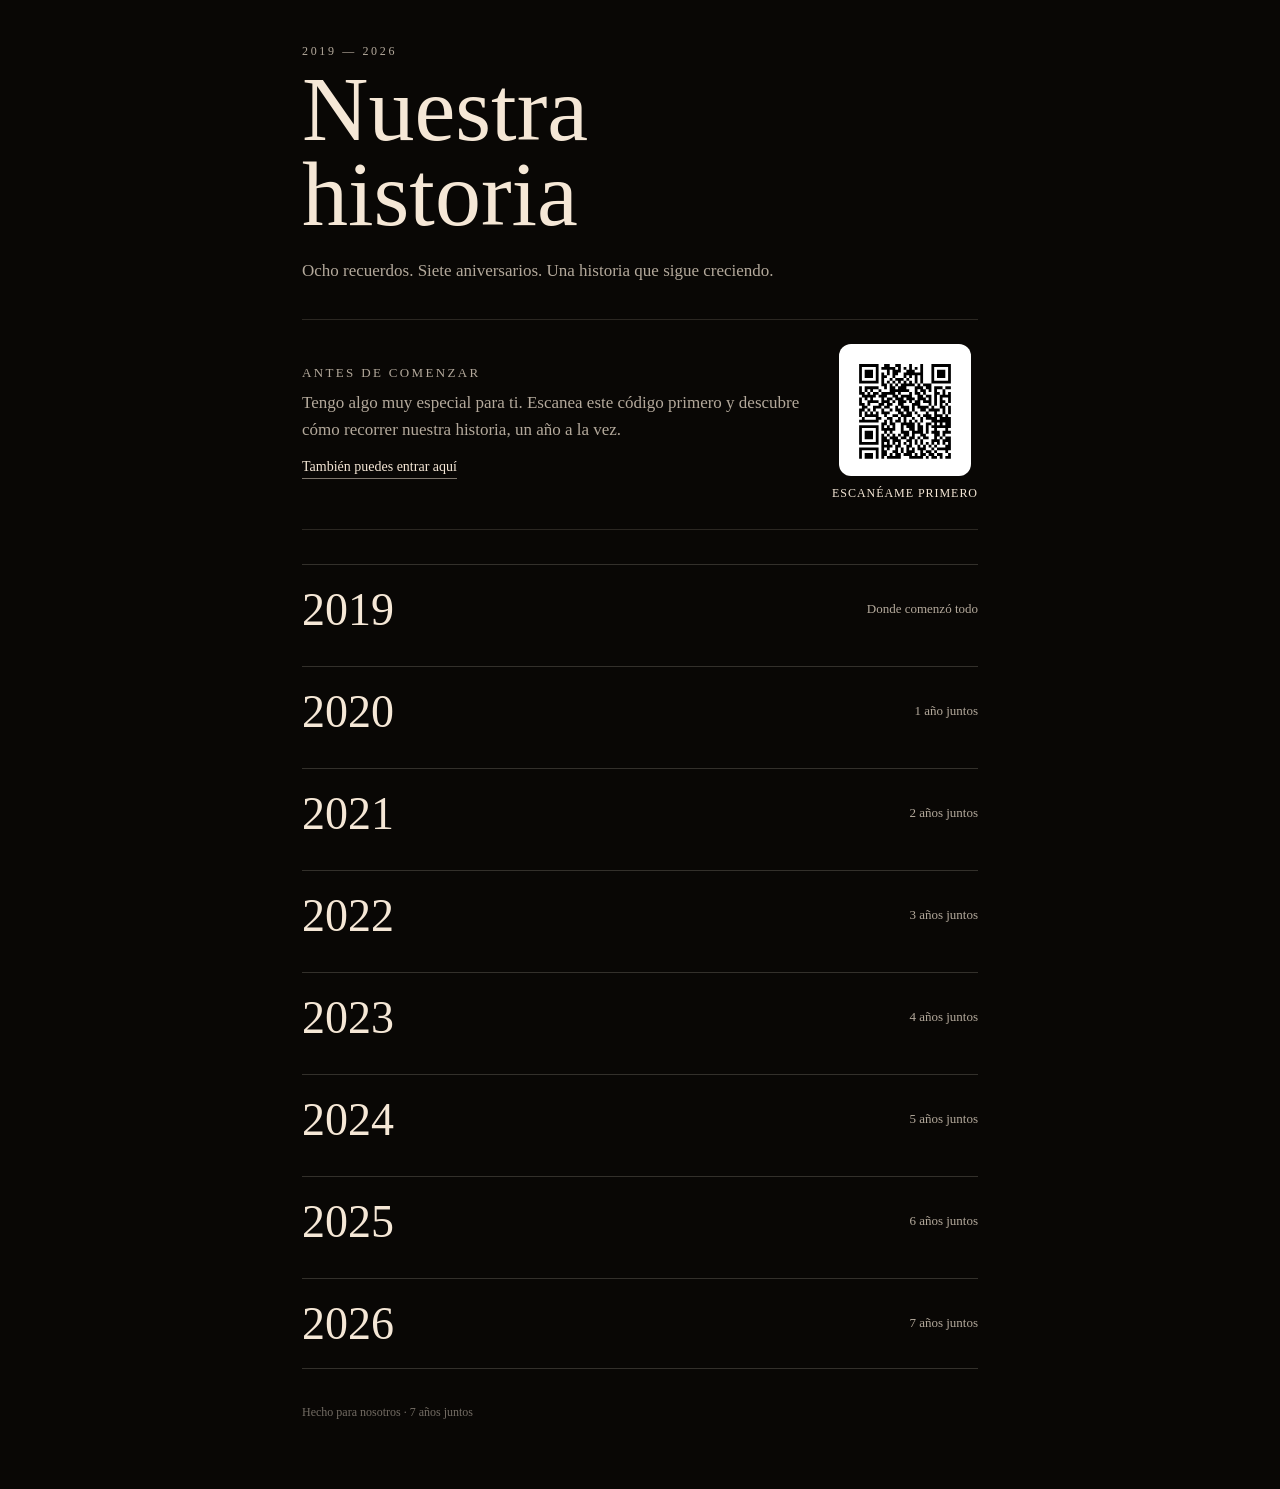
<file: index.html>
<!doctype html>
<html lang="es">
<head>
  <meta charset="utf-8">
  <meta name="viewport" content="width=device-width,initial-scale=1,viewport-fit=cover">
  <meta name="theme-color" content="#090705">
  <title>7 años juntos</title>
  <link rel="stylesheet" href="assets/style.css">
</head>
<body>
  <main class="home">
    <p class="eyebrow">2019 — 2026</p>
    <h1>Nuestra<br>historia</h1>
    <p class="intro">
      Ocho recuerdos. Siete aniversarios. Una historia que sigue creciendo.
    </p>

    <section class="home-intro-callout">
      <div class="home-intro-copy">
        <p class="home-intro-label">Antes de comenzar</p>
        <p class="home-intro-text">
          Tengo algo muy especial para ti. Escanea este código primero y descubre cómo recorrer nuestra historia, un año a la vez.
        </p>
        <a class="home-intro-link" href="intro/">También puedes entrar aquí</a>
      </div>
      <a class="home-qr" href="intro/" aria-label="Abrir introducción">
        <img src="assets/qr/intro.svg" alt="QR para comenzar el recorrido">
        <span>Escanéame primero</span>
      </a>
    </section>

    <nav class="timeline" aria-label="Línea de tiempo">
      <a class="year-link" href="2019/"><strong>2019</strong><span>Donde comenzó todo</span></a>
      <a class="year-link" href="2020/"><strong>2020</strong><span>1 año juntos</span></a>
      <a class="year-link" href="2021/"><strong>2021</strong><span>2 años juntos</span></a>
      <a class="year-link" href="2022/"><strong>2022</strong><span>3 años juntos</span></a>
      <a class="year-link" href="2023/"><strong>2023</strong><span>4 años juntos</span></a>
      <a class="year-link" href="2024/"><strong>2024</strong><span>5 años juntos</span></a>
      <a class="year-link" href="2025/"><strong>2025</strong><span>6 años juntos</span></a>
      <a class="year-link" href="2026/"><strong>2026</strong><span>7 años juntos</span></a>
    </nav>
    <p class="footer-note">Hecho para nosotros · 7 años juntos</p>
  </main>
</body>
</html>
</file>
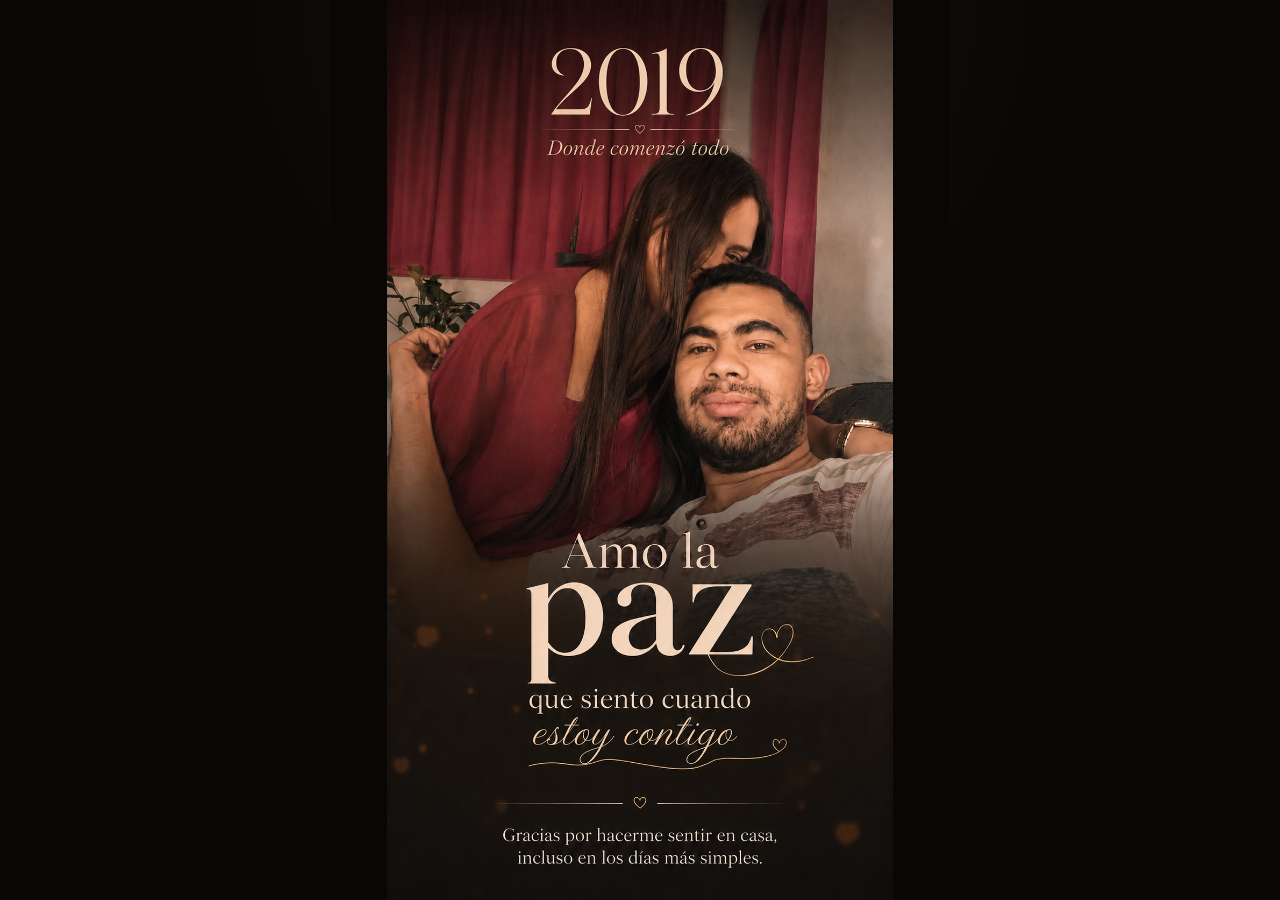
<file: 2019/index.html>
<!doctype html><html lang="es"><head><meta charset="utf-8"><meta name="viewport" content="width=device-width,initial-scale=1,viewport-fit=cover"><meta name="theme-color" content="#090705"><meta name="robots" content="noindex,nofollow"><title>2019 · Donde comenzó todo</title><link rel="stylesheet" href="../assets/style.css"></head><body><main class="page"><article class="story"><img src="../assets/images/2019.png" alt="2019 — Donde comenzó todo" width="941" height="1672" decoding="async"></article></main></body></html>
</file>
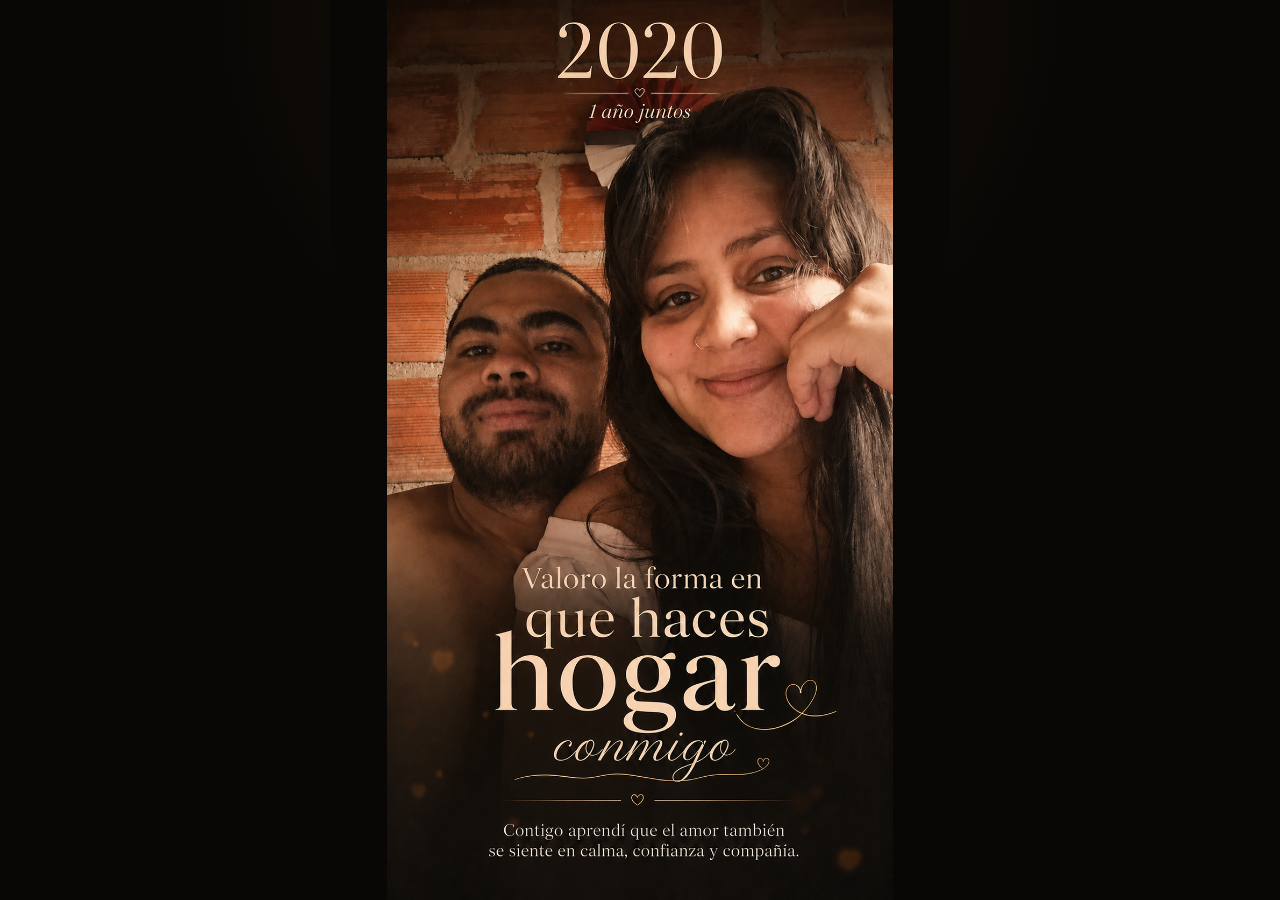
<file: 2020/index.html>
<!doctype html><html lang="es"><head><meta charset="utf-8"><meta name="viewport" content="width=device-width,initial-scale=1,viewport-fit=cover"><meta name="theme-color" content="#090705"><meta name="robots" content="noindex,nofollow"><title>2020 · 1 año juntos</title><link rel="stylesheet" href="../assets/style.css"></head><body><main class="page"><article class="story"><img src="../assets/images/2020.png" alt="2020 — 1 año juntos" width="941" height="1672" decoding="async"></article></main></body></html>
</file>
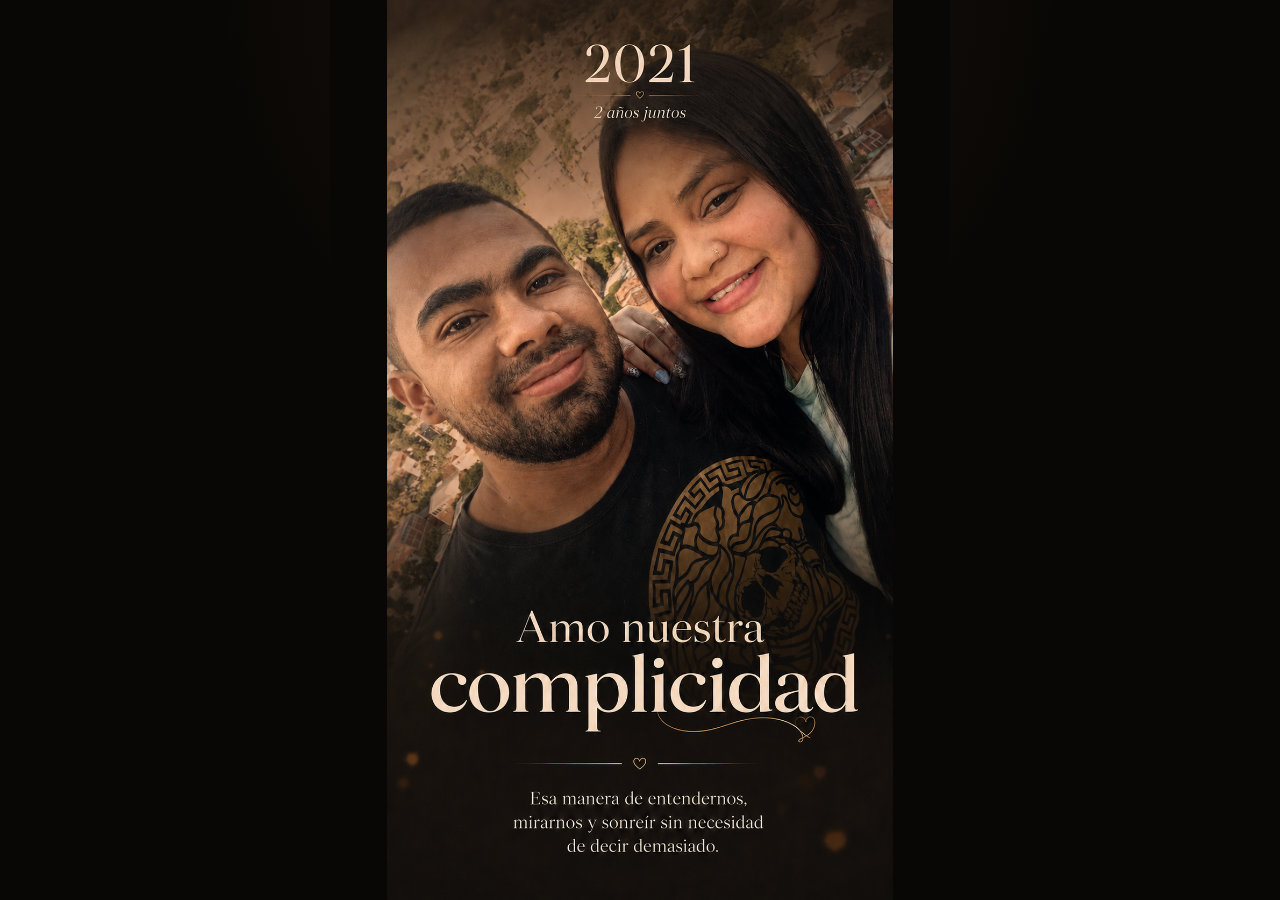
<file: 2021/index.html>
<!doctype html><html lang="es"><head><meta charset="utf-8"><meta name="viewport" content="width=device-width,initial-scale=1,viewport-fit=cover"><meta name="theme-color" content="#090705"><meta name="robots" content="noindex,nofollow"><title>2021 · 2 años juntos</title><link rel="stylesheet" href="../assets/style.css"></head><body><main class="page"><article class="story"><img src="../assets/images/2021.png" alt="2021 — 2 años juntos" width="941" height="1672" decoding="async"></article></main></body></html>
</file>
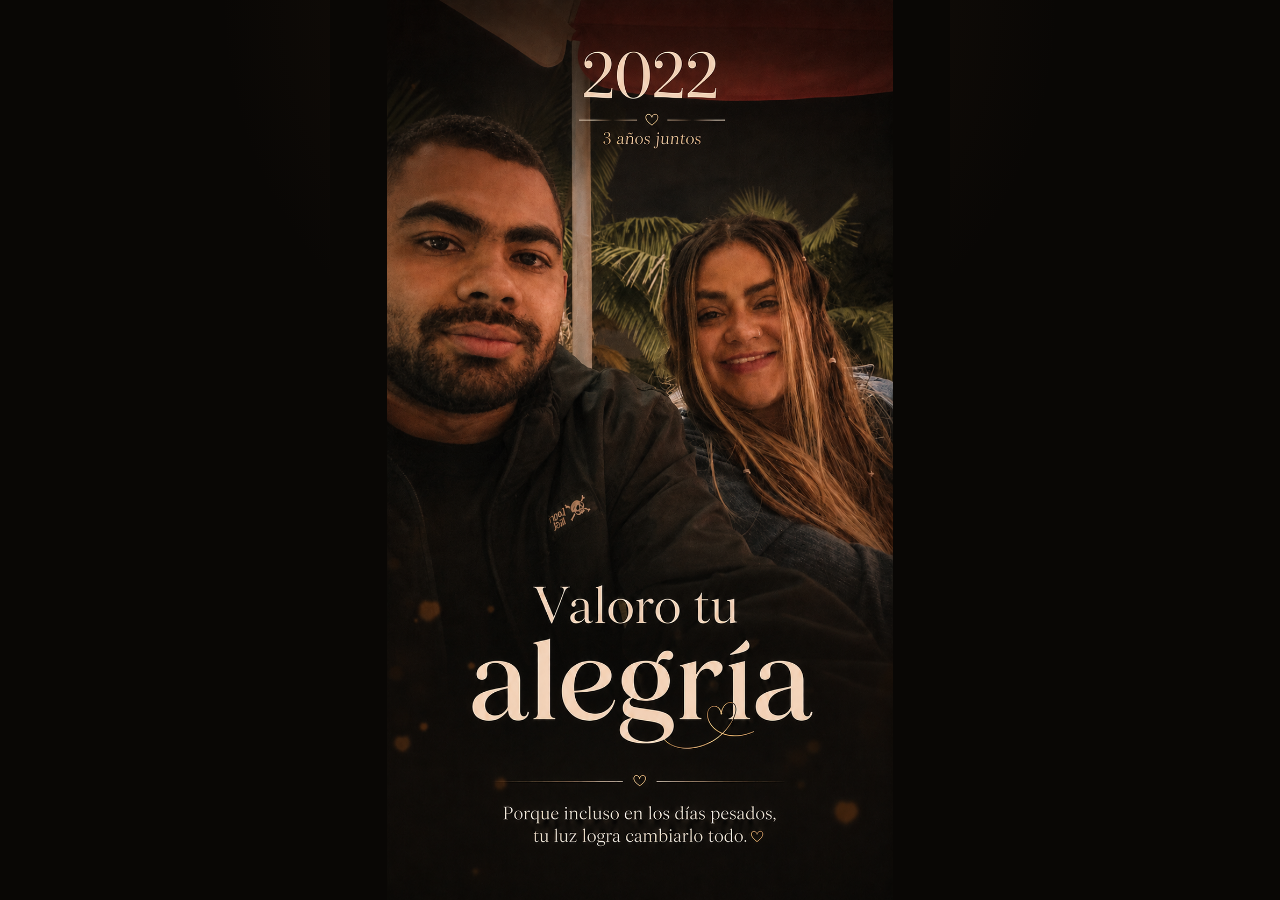
<file: 2022/index.html>
<!doctype html><html lang="es"><head><meta charset="utf-8"><meta name="viewport" content="width=device-width,initial-scale=1,viewport-fit=cover"><meta name="theme-color" content="#090705"><meta name="robots" content="noindex,nofollow"><title>2022 · 3 años juntos</title><link rel="stylesheet" href="../assets/style.css"></head><body><main class="page"><article class="story"><img src="../assets/images/2022.png" alt="2022 — 3 años juntos" width="941" height="1672" decoding="async"></article></main></body></html>
</file>
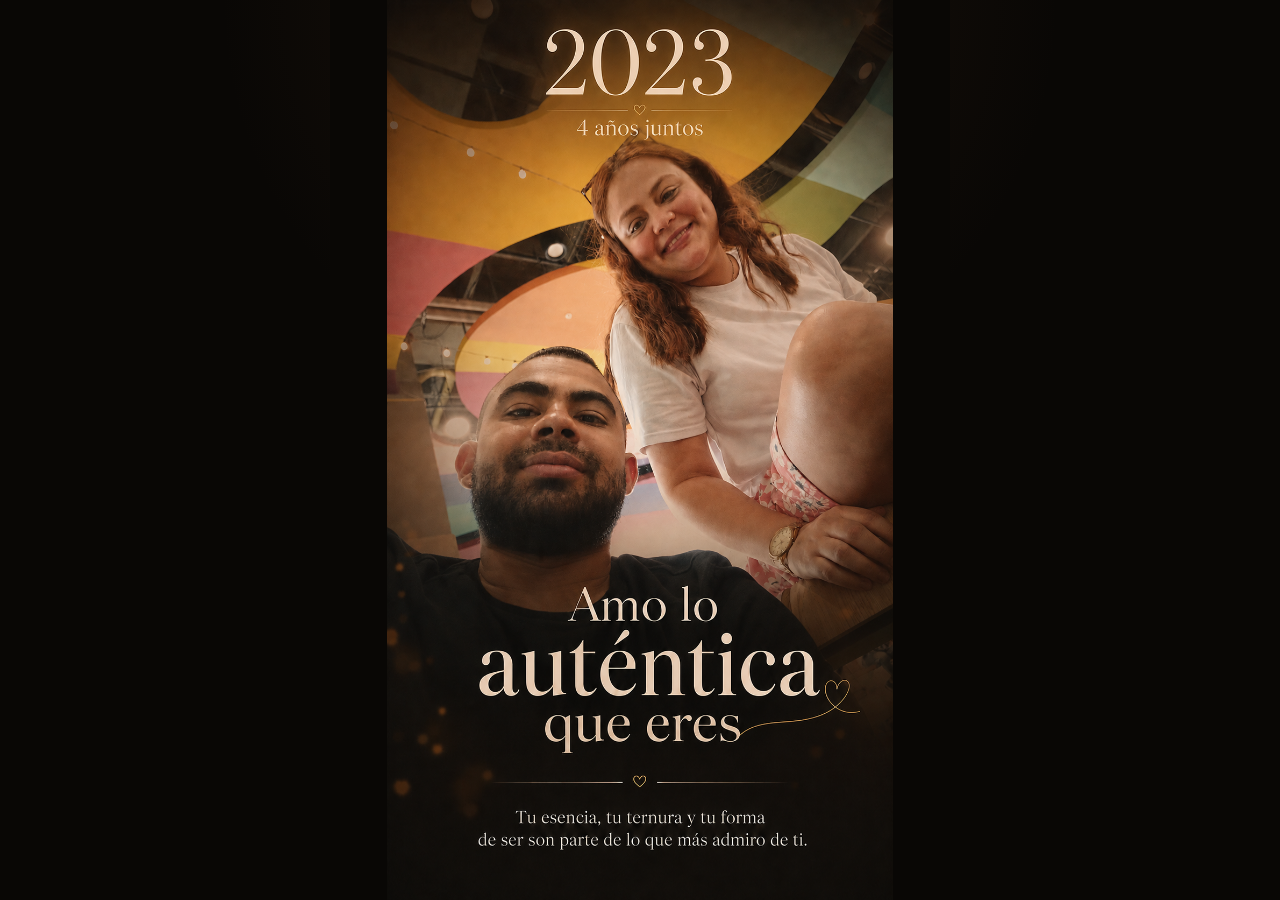
<file: 2023/index.html>
<!doctype html><html lang="es"><head><meta charset="utf-8"><meta name="viewport" content="width=device-width,initial-scale=1,viewport-fit=cover"><meta name="theme-color" content="#090705"><meta name="robots" content="noindex,nofollow"><title>2023 · 4 años juntos</title><link rel="stylesheet" href="../assets/style.css"></head><body><main class="page"><article class="story"><img src="../assets/images/2023.png" alt="2023 — 4 años juntos" width="941" height="1672" decoding="async"></article></main></body></html>
</file>
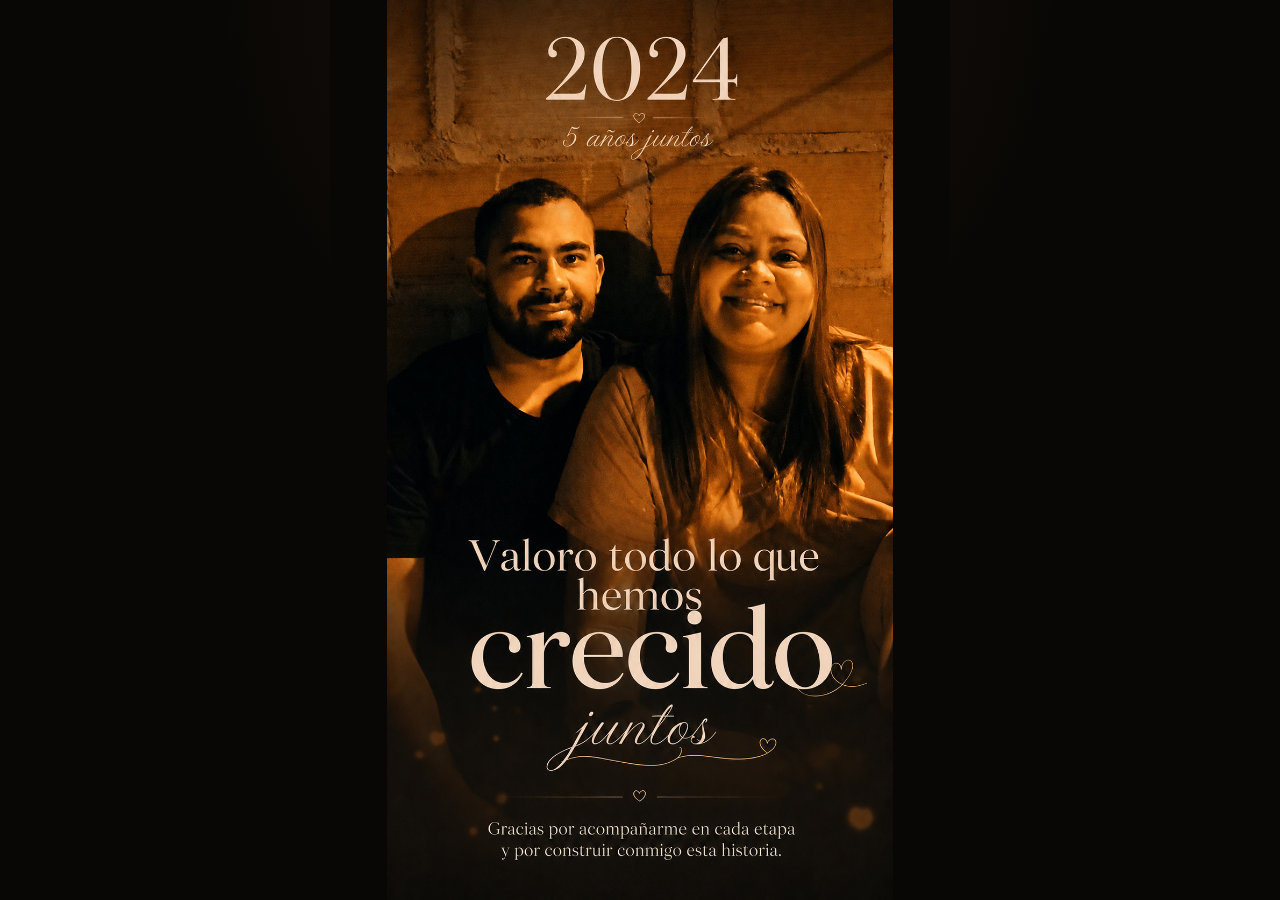
<file: 2024/index.html>
<!doctype html><html lang="es"><head><meta charset="utf-8"><meta name="viewport" content="width=device-width,initial-scale=1,viewport-fit=cover"><meta name="theme-color" content="#090705"><meta name="robots" content="noindex,nofollow"><title>2024 · 5 años juntos</title><link rel="stylesheet" href="../assets/style.css"></head><body><main class="page"><article class="story"><img src="../assets/images/2024.png" alt="2024 — 5 años juntos" width="941" height="1672" decoding="async"></article></main></body></html>
</file>
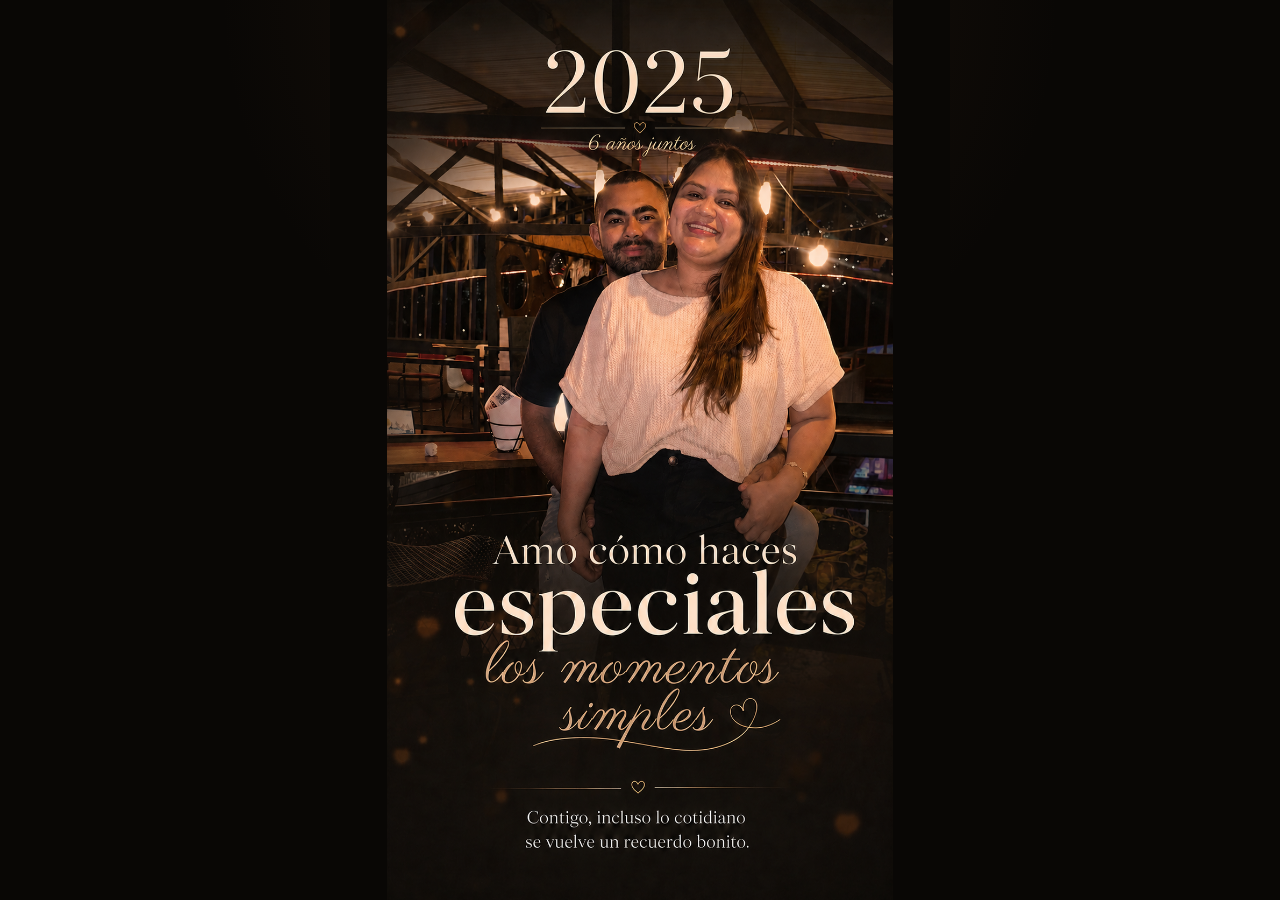
<file: 2025/index.html>
<!doctype html><html lang="es"><head><meta charset="utf-8"><meta name="viewport" content="width=device-width,initial-scale=1,viewport-fit=cover"><meta name="theme-color" content="#090705"><meta name="robots" content="noindex,nofollow"><title>2025 · 6 años juntos</title><link rel="stylesheet" href="../assets/style.css"></head><body><main class="page"><article class="story"><img src="../assets/images/2025.png" alt="2025 — 6 años juntos" width="941" height="1672" decoding="async"></article></main></body></html>
</file>
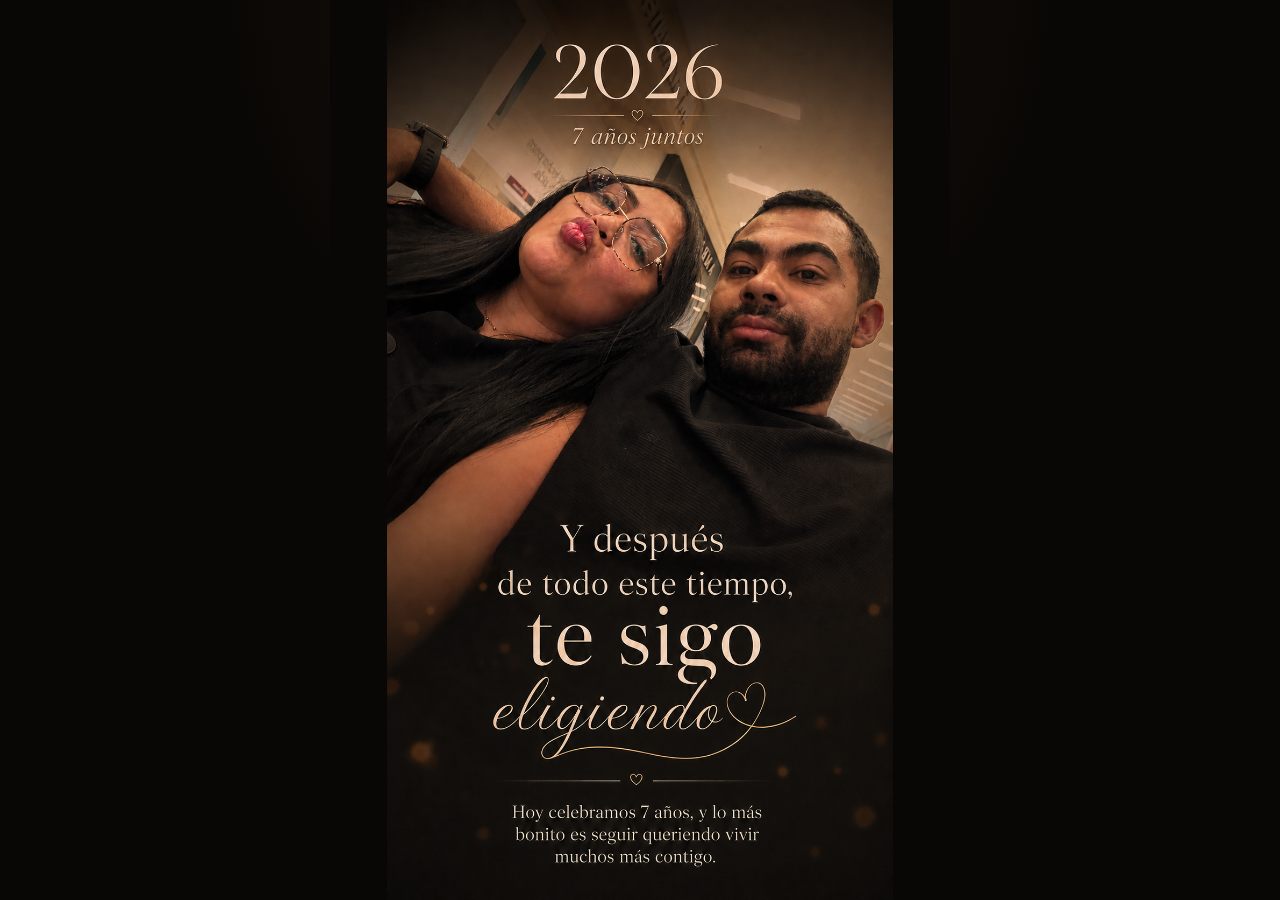
<file: 2026/index.html>
<!doctype html><html lang="es"><head><meta charset="utf-8"><meta name="viewport" content="width=device-width,initial-scale=1,viewport-fit=cover"><meta name="theme-color" content="#090705"><meta name="robots" content="noindex,nofollow"><title>2026 · 7 años juntos</title><link rel="stylesheet" href="../assets/style.css"></head><body><main class="page"><article class="story"><img src="../assets/images/2026.png" alt="2026 — 7 años juntos" width="941" height="1672" decoding="async"></article></main></body></html>
</file>
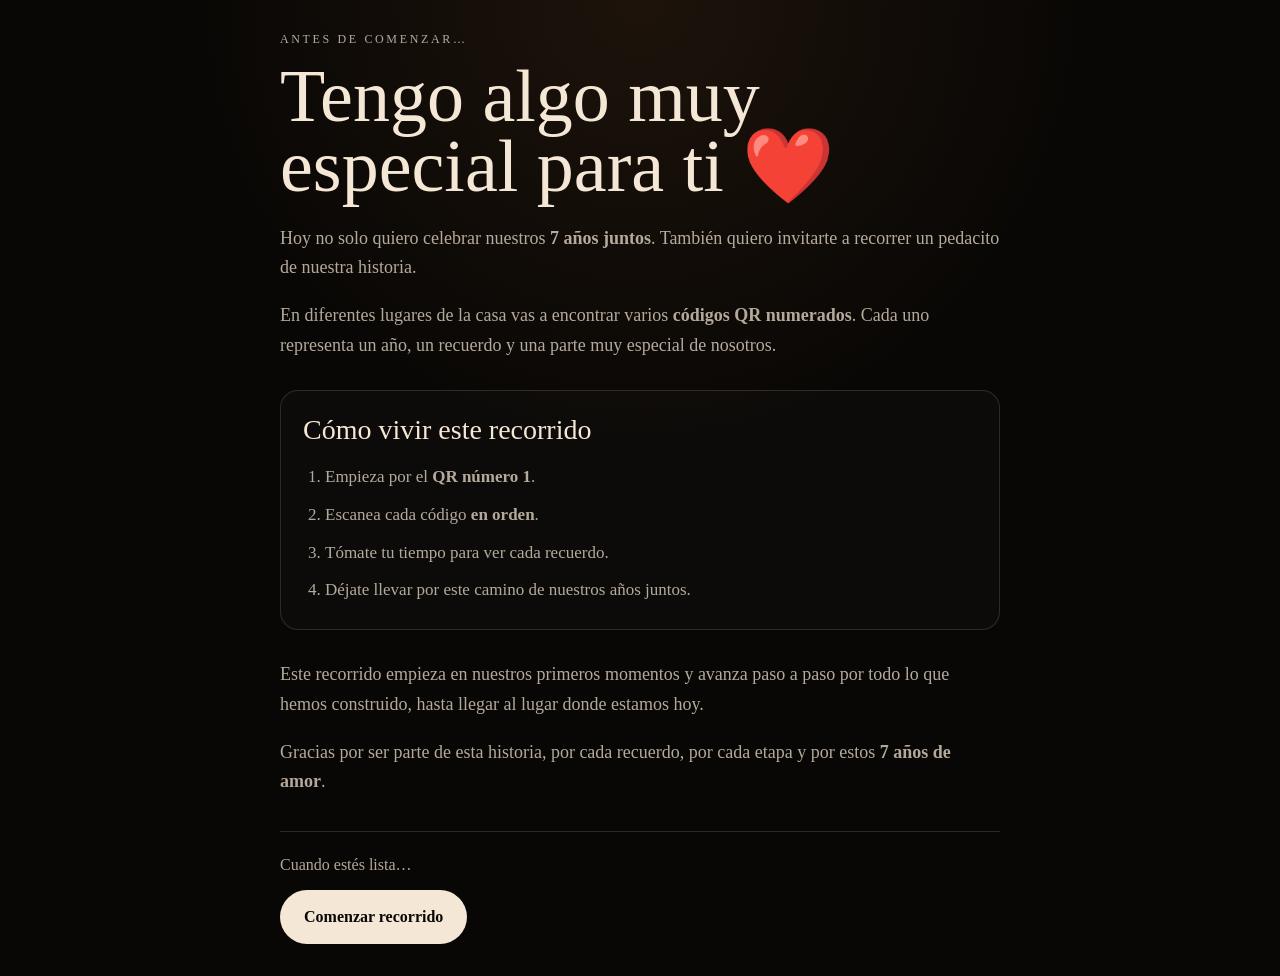
<file: intro/index.html>
<!doctype html>
<html lang="es">
<head>
  <meta charset="utf-8">
  <meta name="viewport" content="width=device-width,initial-scale=1,viewport-fit=cover">
  <meta name="theme-color" content="#090705">
  <meta name="robots" content="noindex,nofollow">
  <title>Antes de comenzar</title>
  <link rel="stylesheet" href="../assets/style.css">
</head>
<body>
  <main class="intro-page">
    <section class="intro-wrap">
      <p class="intro-eyebrow">Antes de comenzar…</p>
      <h1 class="intro-title">Tengo algo muy especial para ti ❤️</h1>

      <p class="intro-text">
        Hoy no solo quiero celebrar nuestros <strong>7 años juntos</strong>.
        También quiero invitarte a recorrer un pedacito de nuestra historia.
      </p>

      <p class="intro-text">
        En diferentes lugares de la casa vas a encontrar varios
        <strong>códigos QR numerados</strong>.
        Cada uno representa un año, un recuerdo y una parte muy especial de nosotros.
      </p>

      <div class="intro-card">
        <h2 class="intro-card-title">Cómo vivir este recorrido</h2>
        <ol class="intro-list">
          <li>Empieza por el <strong>QR número 1</strong>.</li>
          <li>Escanea cada código <strong>en orden</strong>.</li>
          <li>Tómate tu tiempo para ver cada recuerdo.</li>
          <li>Déjate llevar por este camino de nuestros años juntos.</li>
        </ol>
      </div>

      <p class="intro-text">
        Este recorrido empieza en nuestros primeros momentos
        y avanza paso a paso por todo lo que hemos construido,
        hasta llegar al lugar donde estamos hoy.
      </p>

      <p class="intro-text">
        Gracias por ser parte de esta historia,
        por cada recuerdo,
        por cada etapa
        y por estos <strong>7 años de amor</strong>.
      </p>

      <div class="intro-footer">
        <p class="intro-closing">Cuando estés lista…</p>
        <a class="intro-button" href="../2019/">Comenzar recorrido</a>
      </div>
    </section>
  </main>
</body>
</html>
</file>
<file: assets/style.css>
:root{color-scheme:dark;--bg:#090705;--paper:#f5e7d6;--muted:rgba(245,231,214,.72)}*{box-sizing:border-box}html,body{margin:0;min-height:100%;background:var(--bg)}body{font-family:Georgia,"Times New Roman",serif;color:var(--paper);overflow-x:hidden}a{color:inherit}.page{min-height:100svh;display:grid;place-items:center;background:radial-gradient(circle at 50% 0%,rgba(120,75,38,.18),transparent 38%),#090705}.story{position:relative;width:min(100vw,620px);min-height:100svh;display:grid;place-items:center;overflow:hidden;background:#090705}.story img{width:100%;height:100svh;object-fit:contain;display:block;animation:reveal .8s ease-out both}@keyframes reveal{from{opacity:0;transform:scale(1.012);filter:blur(4px)}to{opacity:1;transform:scale(1);filter:blur(0)}}.home{width:min(100%,720px);padding:44px 22px 56px;margin:0 auto}.eyebrow{margin:0 0 8px;text-transform:uppercase;letter-spacing:.22em;font-size:12px;color:var(--muted)}h1{margin:0;font-weight:400;font-size:clamp(48px,14vw,92px);line-height:.92}.intro{max-width:520px;color:var(--muted);font-size:17px;line-height:1.55;margin:22px 0 34px}.home-intro-callout{margin:0 0 34px;padding:24px 0 28px;border-top:1px solid rgba(245,231,214,.14);border-bottom:1px solid rgba(245,231,214,.14);display:grid;grid-template-columns:1fr auto;gap:24px;align-items:center}.home-intro-copy{min-width:0}.home-intro-label{margin:0 0 8px;font-size:13px;letter-spacing:.18em;text-transform:uppercase;color:var(--muted)}.home-intro-text{margin:0 0 14px;font-size:17px;line-height:1.6;color:var(--muted)}.home-intro-link{display:inline-block;font-size:14px;text-decoration:none;border-bottom:1px solid rgba(245,231,214,.5);padding-bottom:3px}.home-qr{display:grid;justify-items:center;gap:10px;text-decoration:none}.home-qr img{width:132px;height:132px;padding:9px;background:#fff;border-radius:12px;display:block}.home-qr span{font-size:12px;letter-spacing:.08em;text-transform:uppercase;color:var(--paper);text-align:center}.timeline{display:grid;gap:12px}.year-link{display:flex;align-items:center;justify-content:space-between;gap:20px;text-decoration:none;border-top:1px solid rgba(245,231,214,.18);padding:18px 0}.year-link:last-child{border-bottom:1px solid rgba(245,231,214,.18)}.year-link strong{font-size:clamp(28px,9vw,46px);font-weight:400}.year-link span{font-size:13px;color:var(--muted);text-align:right}.footer-note{margin-top:34px;font-size:12px;color:rgba(245,231,214,.45);line-height:1.5}.intro-page{min-height:100svh;display:grid;place-items:center;background:radial-gradient(circle at 50% 0%,rgba(120,75,38,.18),transparent 38%),#090705;padding:32px 18px}.intro-wrap{width:min(100%,720px);margin:0 auto;color:var(--paper)}.intro-eyebrow{margin:0 0 14px;text-transform:uppercase;letter-spacing:.22em;font-size:12px;color:var(--muted)}.intro-title{margin:0 0 22px;font-weight:400;font-size:clamp(38px,10vw,74px);line-height:.95}.intro-text{margin:0 0 18px;font-size:18px;line-height:1.65;color:var(--muted)}.intro-card{margin:30px 0;padding:24px 22px;border:1px solid rgba(245,231,214,.14);background:rgba(255,255,255,.02);border-radius:18px}.intro-card-title{margin:0 0 16px;font-weight:400;font-size:28px;line-height:1.1;color:var(--paper)}.intro-list{margin:0;padding-left:22px;color:var(--muted);font-size:17px;line-height:1.75}.intro-list li+li{margin-top:8px}.intro-footer{margin-top:34px;padding-top:24px;border-top:1px solid rgba(245,231,214,.14)}.intro-closing{margin:0 0 16px;font-size:16px;color:var(--muted)}.intro-button{display:inline-flex;align-items:center;justify-content:center;min-height:54px;padding:0 24px;border-radius:999px;text-decoration:none;background:var(--paper);color:#090705;font-size:16px;font-weight:600;transition:transform .2s ease,opacity .2s ease}.intro-button:hover{opacity:.92;transform:translateY(-1px)}.intro-button:active{transform:translateY(0)}@media(max-width:560px){.home-intro-callout{grid-template-columns:1fr;gap:20px}.home-qr{justify-self:start}.home-qr img{width:118px;height:118px}}@media(min-width:700px){.story{min-height:100vh}.story img{height:100vh}}@media(prefers-reduced-motion:reduce){.story img{animation:none}}
</file>
